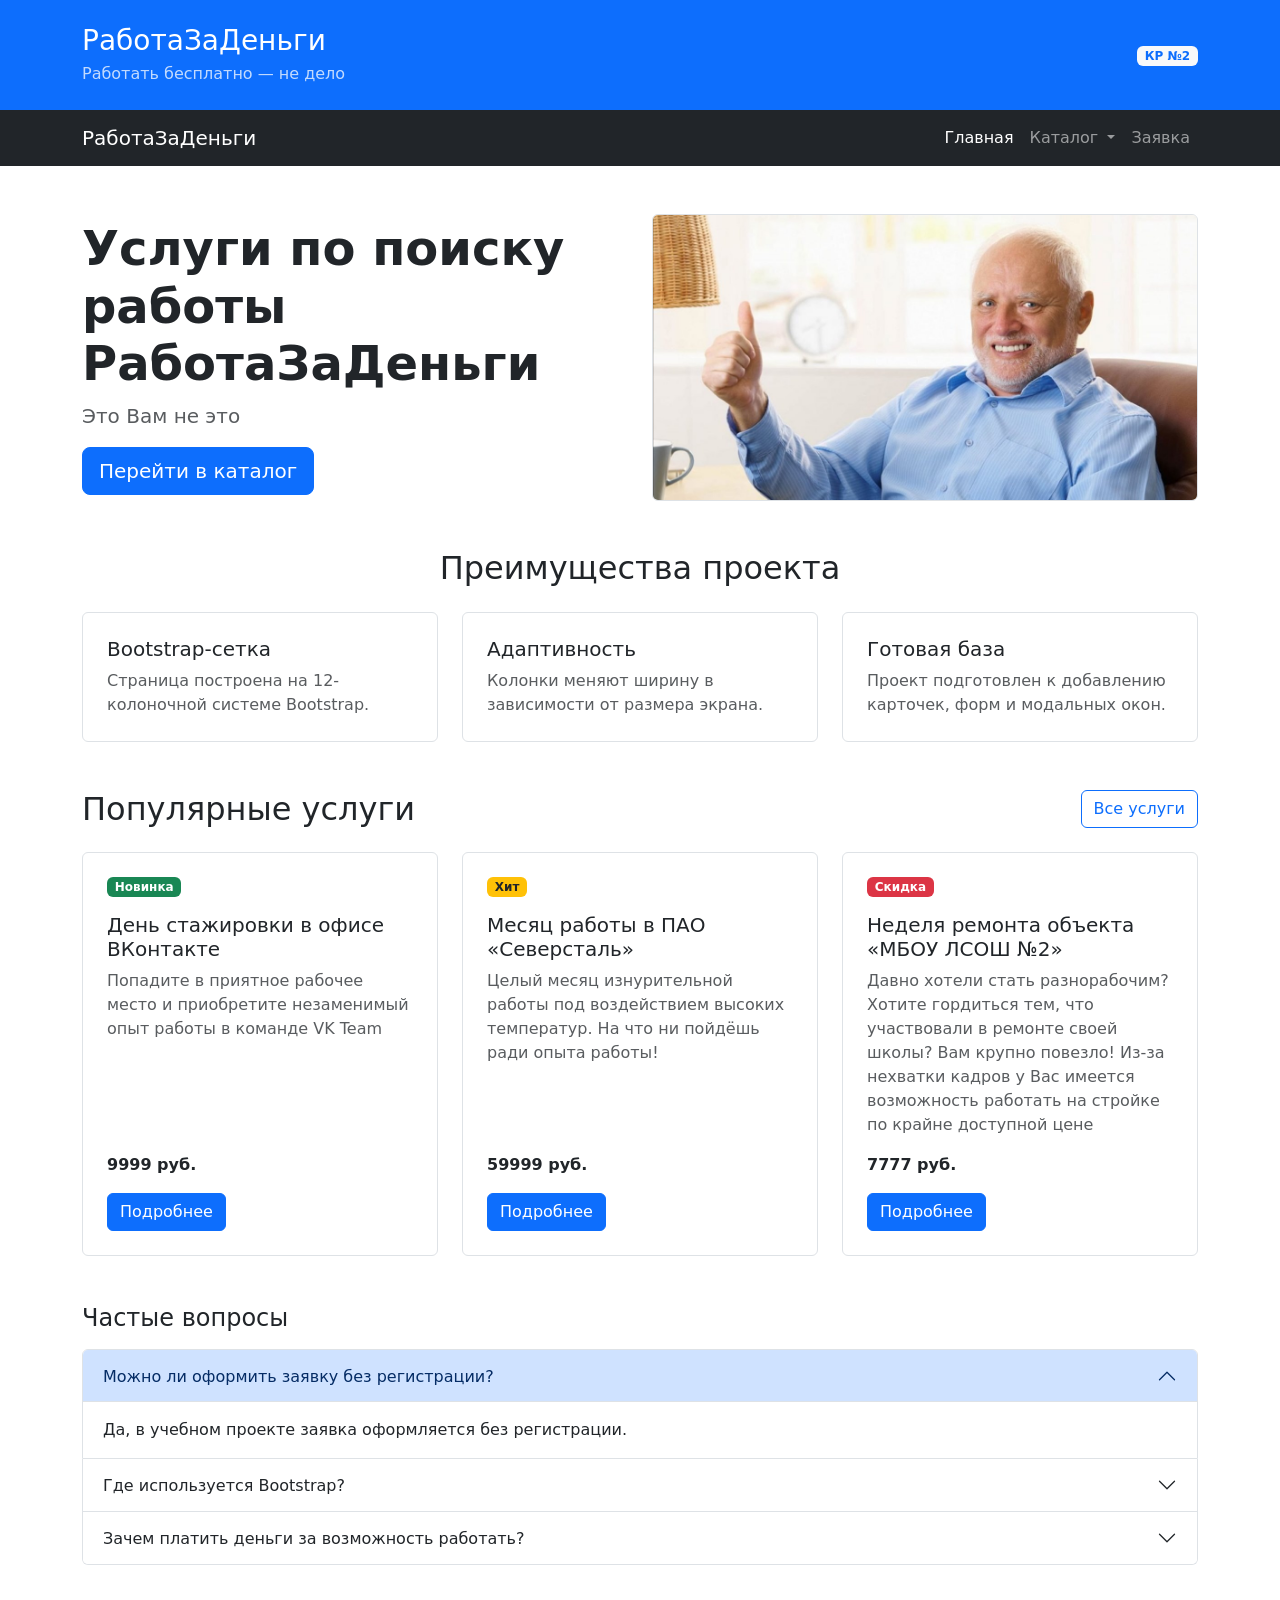
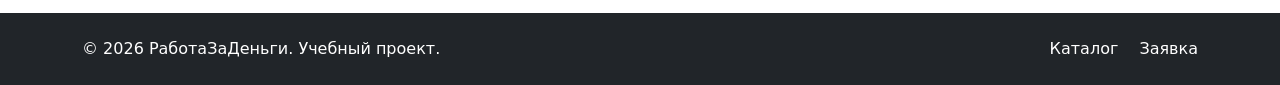
<file: index.html>
<!DOCTYPE html>
<html lang="ru">
<head>
  <meta charset="UTF-8">
  <meta name="viewport" content="width=device-width, initial-scale=1.0">
  <link
  href="vendor/bootstrap/css/bootstrap.min.css"
  rel="stylesheet">
  <link rel="stylesheet" href="css/custom.css">
  <title>Главная — РаботаЗаДеньги</title>
</head>
<body>
  <header class="bg-primary text-white py-4">
    <div class="container">
      <div class="row align-items-center">
        <div class="col-12 col-md-8">
          <h1 class="h3 mb-1">РаботаЗаДеньги</h1>
          <p class="mb-0 opacity-75">
            Работать бесплатно — не дело
          </p>
        </div>

        <div class="col-12 col-md-4 text-md-end mt-3 mt-md-0">
          <span class="badge bg-light text-primary">
             КР №2
          </span>
        </div>
      </div>
    </div>
  </header>

  <nav class="navbar navbar-expand-lg navbar-dark bg-dark">
    <div class="container">
      <a class="navbar-brand" href="index.html">РаботаЗаДеньги</a>

      <button
        class="navbar-toggler"
        type="button"
        data-bs-toggle="collapse"
        data-bs-target="#mainNavbar"
        aria-controls="mainNavbar"
        aria-expanded="false"
        aria-label="Переключить навигацию"
      >
        <span class="navbar-toggler-icon"></span>
      </button>

      <div class="collapse navbar-collapse" id="mainNavbar">
        <ul class="navbar-nav ms-auto">
          <li class="nav-item">
            <a class="nav-link active" aria-current="page" href="index.html">Главная</a>
          </li>

          <li class="nav-item dropdown">
            <a class="nav-link dropdown-toggle" href="#" role="button"
              data-bs-toggle="dropdown" aria-expanded="false">
              Каталог
            </a>
            <ul class="dropdown-menu dropdown-menu-dark dropdown-menu-end">
              <li>
                <a class="dropdown-item" href="catalog.html">
                  Все товары
                </a>
              </li>
              <li><hr></li>
              <li><a class="dropdown-item" href="product.html">День в офисе ВКонтакте</a></li>
              <li><a class="dropdown-item" href="product-2.html">Месяц в «Северстали»</a></li>
              <li><a class="dropdown-item" href="product-3.html">Неделя ремонта в МБОУ ЛСОШ</a></li>
            </ul>
          </li>

          <li class="nav-item">
            <a class="nav-link" href="order.html">Заявка</a>
          </li>
        </ul>
      </div>
    </div>
  </nav>

  <main>
    <section class="container my-5">
      <div class="row align-items-center g-4">
        <div class="col-12 col-lg-6">
          <h2 class="display-5 fw-bold">
            Услуги по поиску работы РаботаЗаДеньги
          </h2>
          <p class="lead text-muted">
            Это Вам не это
          </p>
          <a class="btn btn-primary btn-lg" href="catalog.html">
            Перейти в каталог
          </a>
        </div>

        <div class="col-12 col-lg-6">
          <div class="p-0 bg-light border rounded text-center overflow-hidden">
            <img src="images/harold.jpeg" class="img-fluid w-100 h-100 object-fit-cover" alt="Мужчина с грустными глазами показывает палец вверх">
          </div>
        </div>
      </div>
    </section>

    <section class="container my-5">
      <h2 class="text-center mb-4">Преимущества проекта</h2>

      <div class="row g-4">
        <div class="col-12 col-md-4">
          <div class="p-4 border rounded h-100 bg-white">
            <h3 class="h5">Bootstrap-сетка</h3>
            <p class="mb-0 text-muted">
              Страница построена на 12-колоночной системе Bootstrap.
            </p>
          </div>
        </div>

        <div class="col-12 col-md-4">
          <div class="p-4 border rounded h-100 bg-white">
            <h3 class="h5">Адаптивность</h3>
            <p class="mb-0 text-muted">
              Колонки меняют ширину в зависимости от размера экрана.
            </p>
          </div>
        </div>

        <div class="col-12 col-md-4">
          <div class="p-4 border rounded h-100 bg-white">
            <h3 class="h5">Готовая база</h3>
            <p class="mb-0 text-muted">
              Проект подготовлен к добавлению карточек, форм и модальных окон.
            </p>
          </div>
        </div>
      </div>
    </section>

    <section class="container my-5">
      <div class="d-flex justify-content-between align-items-center mb-4">
        <h2 class="mb-0">Популярные услуги</h2>
        <a class="btn btn-outline-primary" href="catalog.html">
          Все услуги
        </a>
      </div>

      <div class="row g-4">
        <div class="col-12 col-md-6 col-lg-4">
          <div class="border rounded h-100 p-4 d-flex flex-column">
              <span class="badge bg-success mb-3 align-self-start">Новинка</span>
              <h3 class="h5">День стажировки в офисе ВКонтакте</h3>
              <p class="text-muted">
                Попадите в приятное рабочее место и приобретите незаменимый опыт работы в команде VK Team
              </p>
              <div class="mt-auto">
                <p class="fw-bold mb-3">9999 руб.</p>
                <a class="btn btn-primary" href="product.html">
                  Подробнее
                </a>
              </div>
          </div>
        </div>

        <div class="col-12 col-md-6 col-lg-4">
          <div class="border rounded h-100 p-4 d-flex flex-column">
            <span class="badge bg-warning text-dark mb-3 align-self-start">Хит</span>
            <h3 class="h5">Месяц работы в ПАО «Северсталь»</h3>
            <p class="text-muted">
              Целый месяц изнурительной работы под воздействием высоких температур.
              На что ни пойдёшь ради опыта работы!
            </p>
            <div class="mt-auto">
              <p class="fw-bold mb-3">59999 руб.</p>
              <a class="btn btn-primary" href="product-2.html">
                Подробнее
              </a>
            </div>
          </div>
        </div>

        <div class="col-12 col-md-6 col-lg-4">
          <div class="border rounded h-100 p-4 d-flex flex-column">
            <span class="badge bg-danger mb-3 align-self-start">Скидка</span>
            <h3 class="h5">Неделя ремонта объекта «МБОУ ЛСОШ №2»</h3>
            <p class="text-muted">
              Давно хотели стать разнорабочим? Хотите гордиться тем, что участвовали в ремонте своей школы?
              Вам крупно повезло! Из-за нехватки кадров у Вас имеется возможность работать на стройке по
              крайне доступной цене
            </p>
            <div class="mt-auto">
              <p class="fw-bold mb-3">7777 руб.</p>
             <a class="btn btn-primary" href="product-3.html">
               Подробнее
             </a>
            </div>
          </div>
        </div>
      </div>
    </section>
  </main>

  <section class="container my-5">
    <h2 class="h4 mb-3">Частые вопросы</h2>

    <div class="accordion" id="faqAccordion">
      <div class="accordion-item">
        <h3 class="accordion-header">
          <button
            class="accordion-button"
            type="button"
            data-bs-toggle="collapse"
            data-bs-target="#faqOne"
            aria-expanded="true"
            aria-controls="faqOne"
          >
            Можно ли оформить заявку без регистрации?
          </button>
        </h3>
        <div
          id="faqOne"
          class="accordion-collapse collapse show"
          data-bs-parent="#faqAccordion"
        >
          <div class="accordion-body">
            Да, в учебном проекте заявка оформляется без регистрации.
          </div>
        </div>
      </div>

      <div class="accordion-item">
        <h3 class="accordion-header">
          <button
            class="accordion-button collapsed"
            type="button"
            data-bs-toggle="collapse"
            data-bs-target="#faqTwo"
            aria-expanded="false"
            aria-controls="faqTwo"
          >
            Где используется Bootstrap?
          </button>
        </h3>
        <div
          id="faqTwo"
          class="accordion-collapse collapse"
          data-bs-parent="#faqAccordion"
        >
          <div class="accordion-body">
            Bootstrap используется для сетки, карточек, форм, навигации, сообщений и модальных окон.
          </div>
        </div>
      </div>

      <div class="accordion-item">
        <h3 class="accordion-header">
          <button
            class="accordion-button collapsed"
            type="button"
            data-bs-toggle="collapse"
            data-bs-target="#faqThree"
            aria-expanded="false"
            aria-controls="faqThree"
          >
            Зачем платить деньги за возможность работать?
          </button>
        </h3>
        <div
          id="faqThree"
          class="accordion-collapse collapse"
          data-bs-parent="#faqAccordion"
        >
          <div class="accordion-body">
            В условиях безумно высокой конкуренции за рабочие места среди выпускников образовательных
            организаций, не имеющих опыта работы, крайне важно заполучить его как можно быстрее других.
            Ради этого мы предлагаем Вам нашу помощь! :)
          </div>
        </div>
      </div>
    </div>
  </section>

  <footer class="bg-dark text-white py-4 mt-5">
    <div class="container">
      <div class="row align-items-center g-3">
        <div class="col-12 col-md-6">
          <p class="mb-0">
            &copy; 2026 РаботаЗаДеньги. Учебный проект.
          </p>
        </div>

        <div class="col-12 col-md-6 text-md-end">
          <a class="text-white text-decoration-none me-3" href="catalog.html">
            Каталог
          </a>
          <a class="text-white text-decoration-none" href="order.html">
            Заявка
          </a>
        </div>
      </div>
    </div>
  </footer>
  <script
    src="vendor/bootstrap/js/bootstrap.bundle.min.js">
  </script>
</body>
</html>
</file>
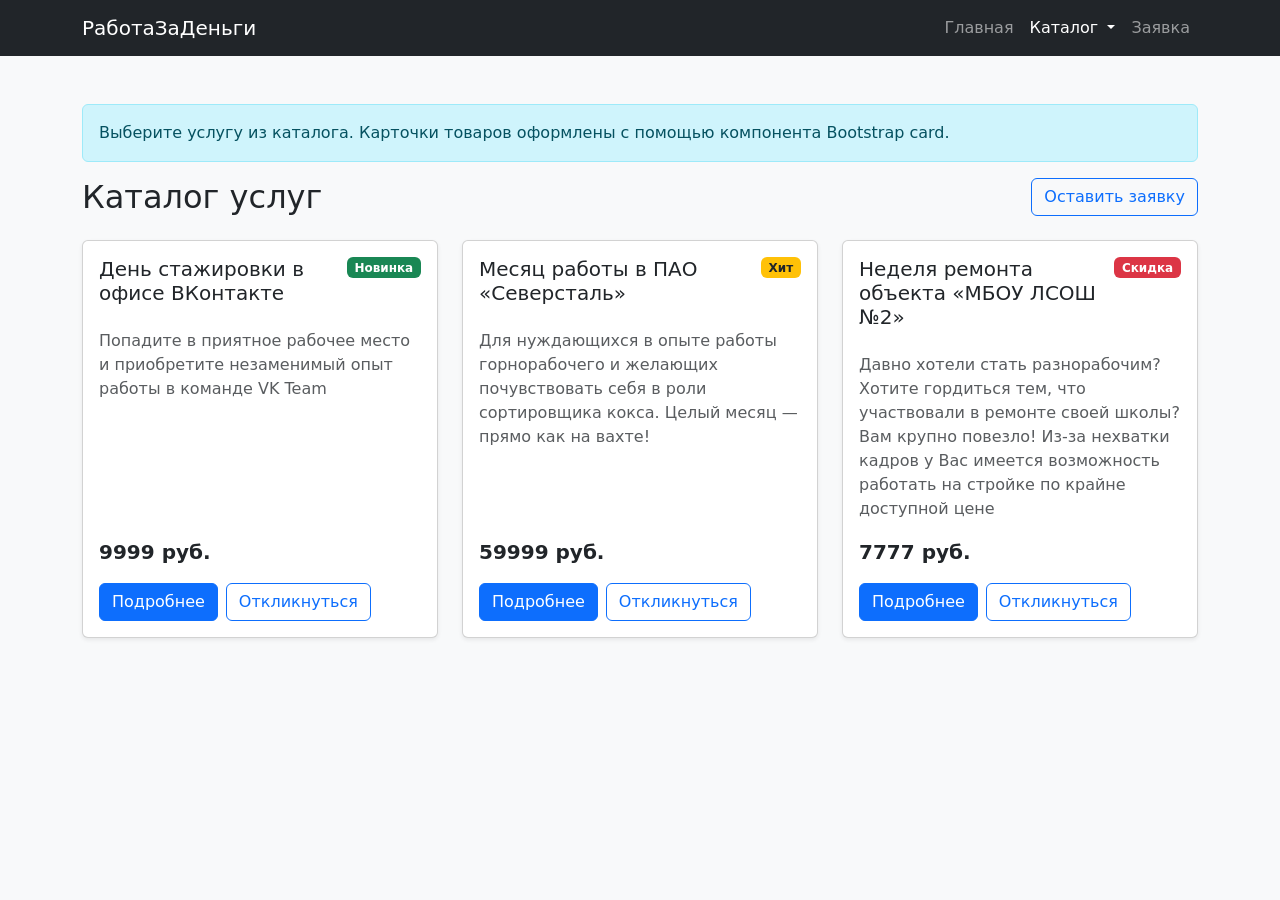
<file: catalog.html>
<!DOCTYPE html>
<html lang="ru">
<head>
  <meta charset="UTF-8">
  <meta name="viewport" content="width=device-width, initial-scale=1.0">
  <title>Каталог — РаботаЗаДеньги</title>
  <link
    href="vendor/bootstrap/css/bootstrap.min.css"
    rel="stylesheet">
  <link rel="stylesheet" href="css/custom.css">
</head>
<body class="bg-light">
  <nav class="navbar navbar-expand-lg navbar-dark bg-dark">
    <div class="container">
      <a class="navbar-brand" href="index.html">РаботаЗаДеньги</a>

      <button
        class="navbar-toggler"
        type="button"
        data-bs-toggle="collapse"
        data-bs-target="#mainNavbar"
        aria-controls="mainNavbar"
        aria-expanded="false"
        aria-label="Переключить навигацию"
      >
        <span class="navbar-toggler-icon"></span>
      </button>

      <div class="collapse navbar-collapse" id="mainNavbar">
        <ul class="navbar-nav ms-auto">
          <li class="nav-item">
            <a class="nav-link" href="index.html">Главная</a>
          </li>

          <li class="nav-item dropdown">
            <a class="nav-link dropdown-toggle active" href="#" role="button"
              data-bs-toggle="dropdown" aria-expanded="false">
              Каталог
            </a>
            <ul class="dropdown-menu dropdown-menu-dark dropdown-menu-end">
              <li>
                <a class="dropdown-item active" aria-current="page" href="catalog.html">
                  Все товары
                </a>
              </li>
              <li><hr></li>
              <li><a class="dropdown-item" href="product.html">День в офисе ВКонтакте</a></li>
              <li><a class="dropdown-item" href="product-2.html">Месяц в «Северстали»</a></li>
              <li><a class="dropdown-item" href="product-3.html">Неделя ремонта в МБОУ ЛСОШ</a></li>
            </ul>
          </li>

          <li class="nav-item">
            <a class="nav-link" href="order.html">Заявка</a>
          </li>
        </ul>
      </div>
    </div>
  </nav>

  <main class="container my-5">
    <div class="alert alert-info" role="alert">
      Выберите услугу из каталога. Карточки товаров оформлены с помощью компонента Bootstrap card.
    </div>

    <div class="d-flex justify-content-between align-items-center mb-4">
      <h1 class="h2 mb-0">Каталог услуг</h1>
      <a class="btn btn-outline-primary" href="order.html">
        Оставить заявку
      </a>
    </div>

    <div class="row g-4">
      
      <div class="col-12 col-md-6 col-lg-4">
        <div class="card h-100 shadow-sm">
          <div class="card-body d-flex flex-column">
            <div class="d-flex justify-content-between align-items-start mb-3">
              <h2 class="card-title h5">День стажировки в офисе ВКонтакте</h2>
              <span class="badge bg-success">Новинка</span>
            </div>

            <p class="card-text text-muted">
              Попадите в приятное рабочее место и приобретите незаменимый опыт работы в команде VK Team
            </p>

            <p class="fw-bold fs-5 mt-auto">9999 руб.</p>

            <div class="d-flex gap-2">
              <a class="btn btn-primary" href="product.html">Подробнее</a>
              <button
                class="btn btn-outline-primary"
                type="button"
                data-bs-toggle="modal"
                data-bs-target="#orderModal"
              >
                Откликнуться
              </button>
            </div>
          </div>
        </div>
      </div>

      <div class="col-12 col-md-6 col-lg-4">
        <div class="card h-100 shadow-sm">
          <div class="card-body d-flex flex-column">
            <div class="d-flex justify-content-between align-items-start mb-3">
              <h2 class="card-title h5">Месяц работы в ПАО «Северсталь»</h2>
              <span class="badge bg-warning text-dark">Хит</span>
            </div>

            <p class="card-text text-muted">
              Для нуждающихся в опыте работы горнорабочего и желающих почувствовать себя в роли сортировщика кокса.
              Целый месяц — прямо как на вахте!
            </p>

            <p class="fw-bold fs-5 mt-auto">59999 руб.</p>

            <div class="d-flex gap-2">
              <a class="btn btn-primary" href="product-2.html">Подробнее</a>
              <button
                class="btn btn-outline-primary"
                type="button"
                data-bs-toggle="modal"
                data-bs-target="#orderModal"
              >
                Откликнуться
              </button>
            </div>
          </div>
        </div>
      </div>

      <div class="col-12 col-md-6 col-lg-4">
        <div class="card h-100 shadow-sm">
          <div class="card-body d-flex flex-column">
            <div class="d-flex justify-content-between align-items-start mb-3">
              <h2 class="card-title h5">Неделя ремонта объекта «МБОУ ЛСОШ №2»</h2>
              <span class="badge bg-danger">Скидка</span>
            </div>

            <p class="card-text text-muted">
              Давно хотели стать разнорабочим? Хотите гордиться тем, что участвовали в ремонте своей школы?
              Вам крупно повезло! Из-за нехватки кадров у Вас имеется возможность работать на стройке по
              крайне доступной цене
            </p>

            <p class="fw-bold fs-5 mt-auto">7777 руб.</p>

            <div class="d-flex gap-2">
              <a class="btn btn-primary" href="product-3.html">Подробнее</a>
              <button
                class="btn btn-outline-primary"
                type="button"
                data-bs-toggle="modal"
                data-bs-target="#orderModal"
              >
                Откликнуться
              </button>
            </div>
          </div>
        </div>
      </div>

    </div>
  </main>

  <div
    class="modal fade"
    id="orderModal"
    tabindex="-1"
    aria-labelledby="orderModalLabel"
    aria-hidden="true">

    <div class="modal-dialog">
      <div class="modal-content">
        <div class="modal-header">
          <h2 class="modal-title h5" id="orderModalLabel">
            Быстрая заявка
          </h2>
          <button
            type="button"
            class="btn-close"
            data-bs-dismiss="modal"
            aria-label="Закрыть"
          ></button>
        </div>

        <div class="modal-body">
          <p class="text-muted">
            Оставьте контактные данные, и менеджер свяжется с вами.
          </p>

          <form id="quickOrderForm">
            <div class="mb-3">
              <label for="modal-name" class="form-label">Имя</label>
              <input id="modal-name" type="text" class="form-control" required>
            </div>

            <div class="mb-3">
              <label for="modal-phone" class="form-label">Телефон</label>
              <input id="modal-phone" type="tel" class="form-control" required>
            </div>

            <div class="form-check mb-3">
              <input id="modal-agree" class="form-check-input" type="checkbox" required>
              <label class="form-check-label" for="modal-agree">
                Согласен на обработку данных
              </label>
            </div>
          </form>
        </div>

        <div class="modal-footer">
          <button type="button" class="btn btn-secondary" data-bs-dismiss="modal">
            Закрыть
          </button>
          <button type="submit" form="quickOrderForm" class="btn btn-primary">
            Отправить
          </button>
        </div>
      </div>
    </div>
  </div>

  <script
    src="vendor/bootstrap/js/bootstrap.bundle.min.js">
  </script>
</body>
</html>
</file>
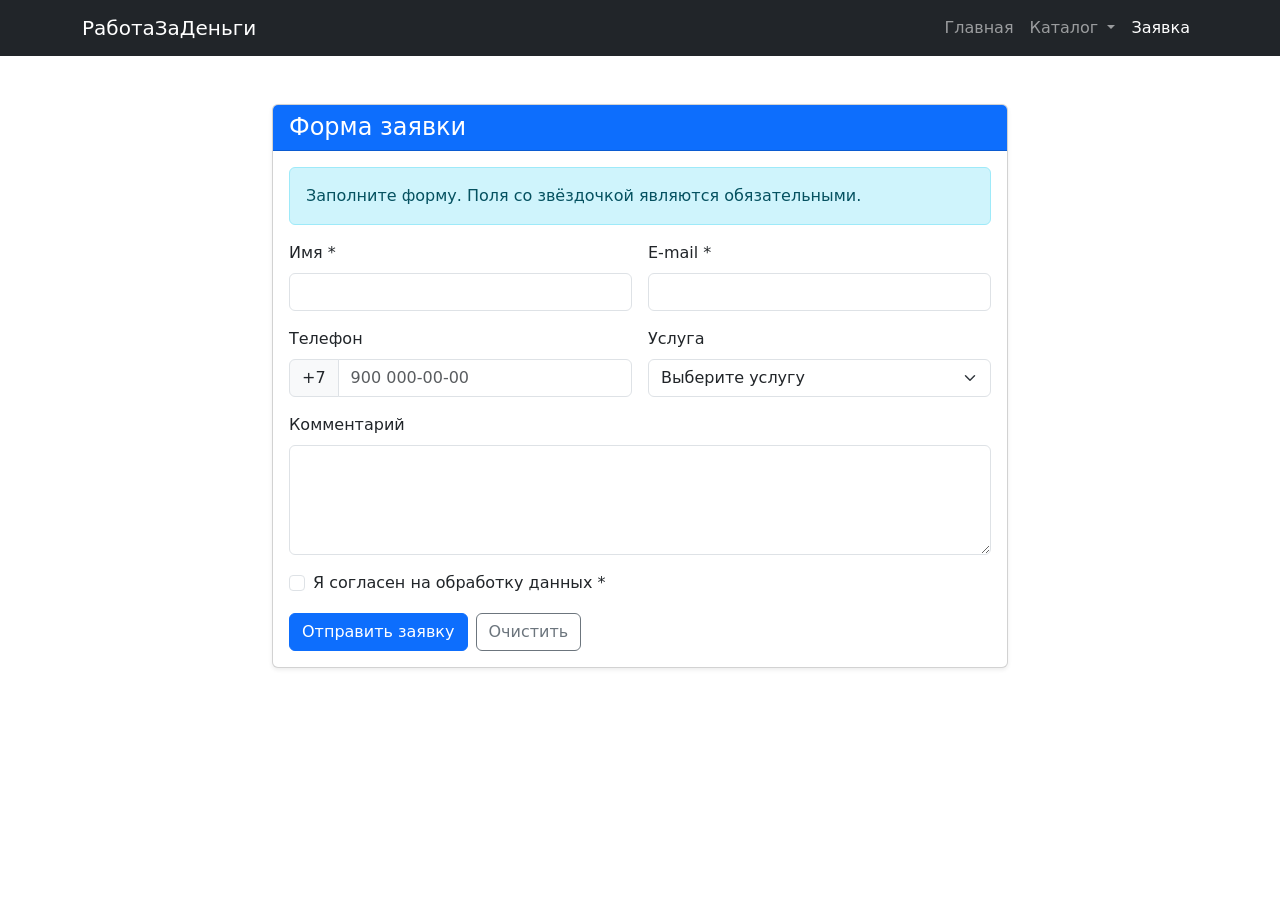
<file: order.html>
<!DOCTYPE html>
<html lang="ru">
<head>
  <meta charset="UTF-8">
  <meta name="viewport" content="width=device-width, initial-scale=1.0">
  <link
  href="vendor/bootstrap/css/bootstrap.min.css"
  rel="stylesheet">
  <link rel="stylesheet" href="css/custom.css">
  <title>Заявка — РаботаЗаДеньги</title>
</head>
<body>
  <nav class="navbar navbar-expand-lg navbar-dark bg-dark">
    <div class="container">
      <a class="navbar-brand" href="index.html">РаботаЗаДеньги</a>

      <button
        class="navbar-toggler"
        type="button"
        data-bs-toggle="collapse"
        data-bs-target="#mainNavbar"
        aria-controls="mainNavbar"
        aria-expanded="false"
        aria-label="Переключить навигацию"
      >
        <span class="navbar-toggler-icon"></span>
      </button>

      <div class="collapse navbar-collapse" id="mainNavbar">
        <ul class="navbar-nav ms-auto">
          <li class="nav-item">
            <a class="nav-link" href="index.html">Главная</a>
          </li>

          <li class="nav-item dropdown">
            <a class="nav-link dropdown-toggle" href="#" role="button"
              data-bs-toggle="dropdown" aria-expanded="false">
              Каталог
            </a>
            <ul class="dropdown-menu dropdown-menu-dark dropdown-menu-end">
              <li>
                <a class="dropdown-item" href="catalog.html">
                  Все товары
                </a>
              </li>
              <li><hr></li>
              <li><a class="dropdown-item" href="product.html">День в офисе ВКонтакте</a></li>
              <li><a class="dropdown-item" href="product-2.html">Месяц в «Северстали»</a></li>
              <li><a class="dropdown-item" href="product-3.html">Неделя ремонта в МБОУ ЛСОШ</a></li>
            </ul>
          </li>

          <li class="nav-item">
            <a class="nav-link active" aria-current="page" href="order.html">Заявка</a>
          </li>
        </ul>
      </div>
    </div>
  </nav>

  <main class="container my-5">
    <div class="row justify-content-center">
      <div class="col-12 col-lg-8">
        <div class="card shadow-sm">
          <div class="card-header bg-primary text-white">
            <h1 class="h4 mb-0">Форма заявки</h1>
          </div>

          <div class="card-body">
            <div class="alert alert-info" role="alert">
              Заполните форму. Поля со звёздочкой являются обязательными.
            </div>

            <form>
              <div class="row g-3">
                <div class="col-12 col-md-6">
                  <label for="order-name" class="form-label">Имя *</label>
                  <input id="order-name" name="name" type="text" class="form-control" required>
                </div>

                <div class="col-12 col-md-6">
                  <label for="order-email" class="form-label">E-mail *</label>
                  <input id="order-email" name="email" type="email" class="form-control" required>
                </div>

                <div class="col-12 col-md-6">
                  <label for="order-phone" class="form-label">Телефон</label>
                  <div class="input-group">
                    <span class="input-group-text">+7</span>
                    <input id="order-phone" name="phone" type="tel" class="form-control" placeholder="900 000-00-00">
                  </div>
                </div>

                <div class="col-12 col-md-6">
                  <label for="order-product" class="form-label">Услуга</label>
                  <select id="order-product" name="product" class="form-select">
                    <option selected>Выберите услугу</option>
                    <option value="product-1">ВКонтакте</option>
                    <option value="product-2">«Северсталь»</option>
                    <option value="product-3">МБОУ ЛСОШ №2</option>
                  </select>
                </div>

                <div class="col-12">
                  <label for="order-comment" class="form-label">Комментарий</label>
                  <textarea id="order-comment" name="comment" class="form-control" rows="4"></textarea>
                </div>

                <div class="col-12">
                  <div class="form-check">
                    <input id="order-agree" class="form-check-input" type="checkbox" required>
                    <label class="form-check-label" for="order-agree">
                      Я согласен на обработку данных *
                    </label>
                  </div>
                </div>

                <div class="col-12 d-flex gap-2">
                  <button class="btn btn-primary" type="submit">
                    Отправить заявку
                  </button>
                  <button class="btn btn-outline-secondary" type="reset">
                    Очистить
                  </button>
                </div>
              </div>
            </form>
          </div>
        </div>
      </div>
    </div>
  </main>

  <script
    src="vendor/bootstrap/js/bootstrap.bundle.min.js">
  </script>
</body>
</html>
</file>
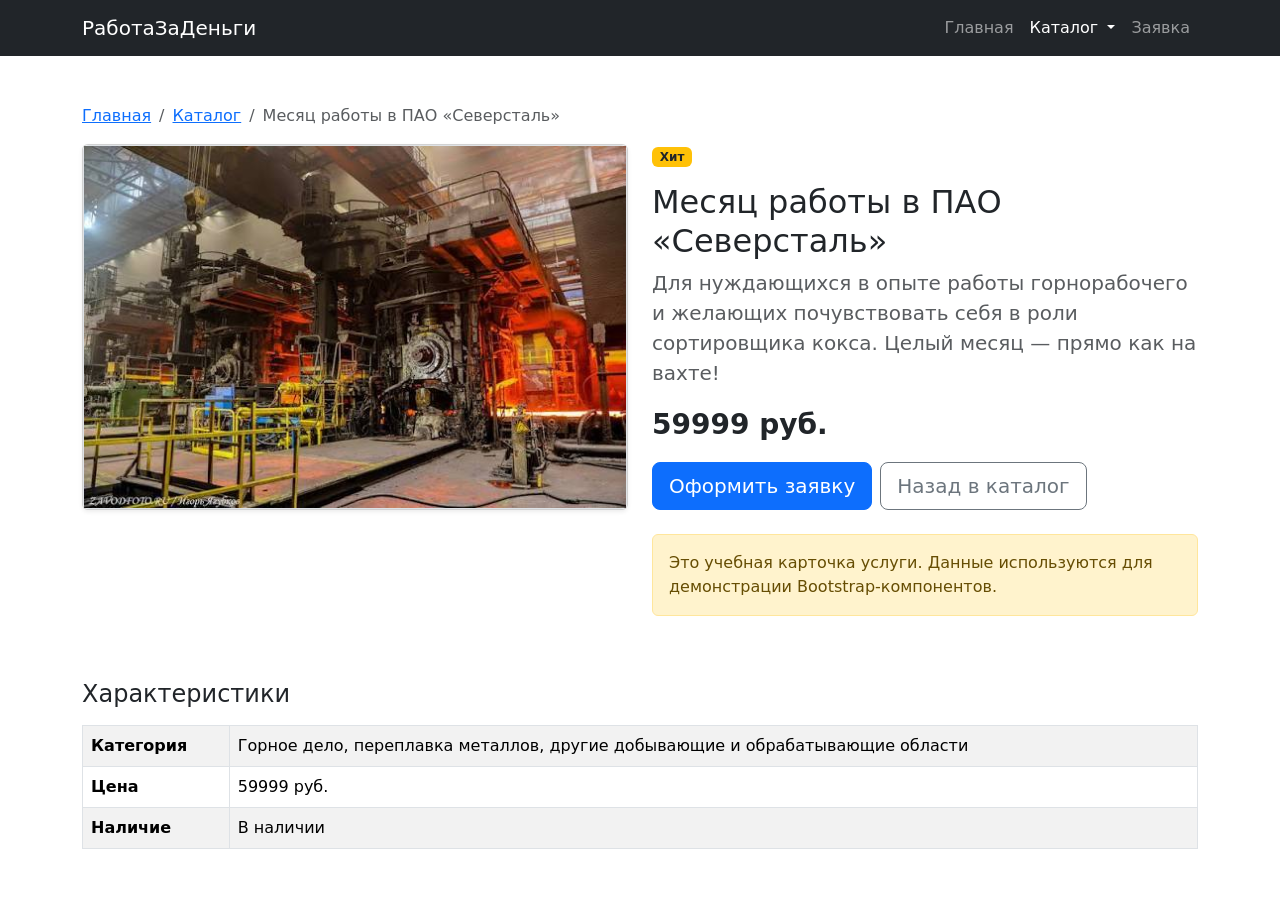
<file: product-2.html>
<!DOCTYPE html>
<html lang="ru">
<head>
  <meta charset="UTF-8">
  <meta name="viewport" content="width=device-width, initial-scale=1.0">
  <link
  href="vendor/bootstrap/css/bootstrap.min.css"
  rel="stylesheet">
  <link rel="stylesheet" href="css/custom.css">
  <title>Услуга — РаботаЗаДеньги</title>
</head>
<body>
  <nav class="navbar navbar-expand-lg navbar-dark bg-dark">
    <div class="container">
      <a class="navbar-brand" href="index.html">РаботаЗаДеньги</a>

      <button
        class="navbar-toggler"
        type="button"
        data-bs-toggle="collapse"
        data-bs-target="#mainNavbar"
        aria-controls="mainNavbar"
        aria-expanded="false"
        aria-label="Переключить навигацию"
      >
        <span class="navbar-toggler-icon"></span>
      </button>

      <div class="collapse navbar-collapse" id="mainNavbar">
        <ul class="navbar-nav ms-auto">
          <li class="nav-item">
            <a class="nav-link" href="index.html">Главная</a>
          </li>

          <li class="nav-item dropdown">
            <a class="nav-link dropdown-toggle active" href="#" role="button"
              data-bs-toggle="dropdown" aria-expanded="false">
              Каталог
            </a>
            <ul class="dropdown-menu dropdown-menu-dark dropdown-menu-end">
              <li>
                <a class="dropdown-item" href="catalog.html">
                  Все товары
                </a>
              </li>
              <li><hr></li>
              <li><a class="dropdown-item" href="product.html">День в офисе ВКонтакте</a></li>
              <li><a class="dropdown-item active" aria-current="page" href="product-2.html">Месяц в «Северстали»</a></li>
              <li><a class="dropdown-item" href="product-3.html">Неделя ремонта в МБОУ ЛСОШ</a></li>
            </ul>
          </li>

          <li class="nav-item">
            <a class="nav-link" href="order.html">Заявка</a>
          </li>
        </ul>
      </div>
    </div>
  </nav>

  <main class="container my-5">
    <nav aria-label="breadcrumb">
      <ol class="breadcrumb">
        <li class="breadcrumb-item"><a href="index.html">Главная</a></li>
        <li class="breadcrumb-item"><a href="catalog.html">Каталог</a></li>
        <li class="breadcrumb-item active" aria-current="page">Месяц работы в ПАО «Северсталь»</li>
      </ol>
    </nav>

    <div class="row g-4">
      <div class="col-12 col-lg-6">
        <div class="card shadow-sm">
          <div class="bg-light border rounded d-flex align-items-center justify-content-center">
            <img src="images/severstal.jpeg" class="img-fluid w-100 h-100 object-fit-cover" alt="Рабочее место внутри Северстали">
          </div>
        </div>
      </div>

      <div class="col-12 col-lg-6">
        <span class="badge bg-warning text-dark mb-3">Хит</span>
        <h1 class="h2">Месяц работы в ПАО «Северсталь»</h1>
        <p class="lead text-muted">
          Для нуждающихся в опыте работы горнорабочего и желающих почувствовать себя в роли сортировщика кокса.
          Целый месяц — прямо как на вахте!
        </p>
        <p class="fs-3 fw-bold">59999 руб.</p>

        <div class="d-flex gap-2 mb-4">
          <a class="btn btn-primary btn-lg" href="order.html">
            Оформить заявку
          </a>
          <a class="btn btn-outline-secondary btn-lg" href="catalog.html">
            Назад в каталог
          </a>
        </div>

        <div class="alert alert-warning" role="alert">
          Это учебная карточка услуги. Данные используются для демонстрации Bootstrap-компонентов.
        </div>
      </div>
    </div>

    <section class="mt-5">
      <h2 class="h4 mb-3">Характеристики</h2>

      <div class="table-responsive">
        <table class="table table-striped table-bordered align-middle">
          <tbody>
            <tr>
              <th scope="row">Категория</th>
              <td>Горное дело, переплавка металлов, другие добывающие и обрабатывающие области</td>
            </tr>
            <tr>
              <th scope="row">Цена</th>
              <td>59999 руб.</td>
            </tr>
            <tr>
              <th scope="row">Наличие</th>
              <td>В наличии</td>
            </tr>
          </tbody>
        </table>
      </div>
    </section>
  </main>

  <script
    src="vendor/bootstrap/js/bootstrap.bundle.min.js">
  </script>
</body>
</html>
</file>
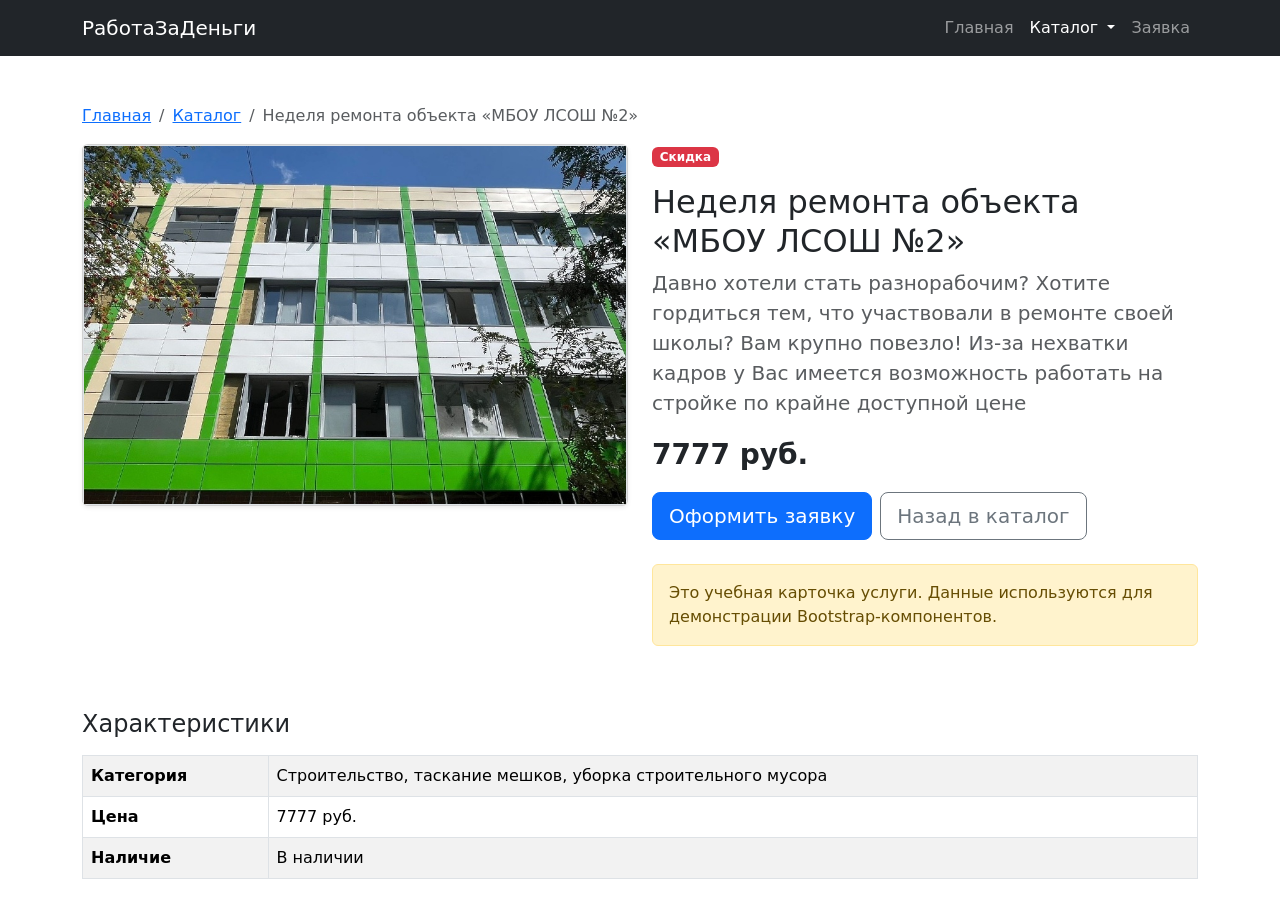
<file: product-3.html>
<!DOCTYPE html>
<html lang="ru">
<head>
  <meta charset="UTF-8">
  <meta name="viewport" content="width=device-width, initial-scale=1.0">
  <link
  href="vendor/bootstrap/css/bootstrap.min.css"
  rel="stylesheet">
  <link rel="stylesheet" href="css/custom.css">
  <title>Услуга — РаботаЗаДеньги</title>
</head>
<body>
  <nav class="navbar navbar-expand-lg navbar-dark bg-dark">
    <div class="container">
      <a class="navbar-brand" href="index.html">РаботаЗаДеньги</a>

      <button
        class="navbar-toggler"
        type="button"
        data-bs-toggle="collapse"
        data-bs-target="#mainNavbar"
        aria-controls="mainNavbar"
        aria-expanded="false"
        aria-label="Переключить навигацию"
      >
        <span class="navbar-toggler-icon"></span>
      </button>

      <div class="collapse navbar-collapse" id="mainNavbar">
        <ul class="navbar-nav ms-auto">
          <li class="nav-item">
            <a class="nav-link" href="index.html">Главная</a>
          </li>

          <li class="nav-item dropdown">
            <a class="nav-link dropdown-toggle active" href="#" role="button"
              data-bs-toggle="dropdown" aria-expanded="false">
              Каталог
            </a>
            <ul class="dropdown-menu dropdown-menu-dark dropdown-menu-end">
              <li>
                <a class="dropdown-item" href="catalog.html">
                  Все товары
                </a>
              </li>
              <li><hr></li>
              <li><a class="dropdown-item" href="product.html">День в офисе ВКонтакте</a></li>
              <li><a class="dropdown-item" href="product-2.html">Месяц в «Северстали»</a></li>
              <li><a class="dropdown-item active" aria-current="page" href="product-3.html">Неделя ремонта в МБОУ ЛСОШ</a></li>
            </ul>
          </li>

          <li class="nav-item">
            <a class="nav-link" href="order.html">Заявка</a>
          </li>
        </ul>
      </div>
    </div>
  </nav>

  <main class="container my-5">
    <nav aria-label="breadcrumb">
      <ol class="breadcrumb">
        <li class="breadcrumb-item"><a href="index.html">Главная</a></li>
        <li class="breadcrumb-item"><a href="catalog.html">Каталог</a></li>
        <li class="breadcrumb-item active" aria-current="page">Неделя ремонта объекта «МБОУ ЛСОШ №2»</li>
      </ol>
    </nav>

    <div class="row g-4">
      <div class="col-12 col-lg-6">
        <div class="card shadow-sm">
          <div class="bg-light border rounded d-flex align-items-center justify-content-center">
            <img src="images/shkololo.jpeg" class="img-fluid w-100 h-100 object-fit-cover" alt="Рабочее место внутри Северстали">
          </div>
        </div>
      </div>

      <div class="col-12 col-lg-6">
        <span class="badge bg-danger mb-3">Скидка</span>
        <h1 class="h2">Неделя ремонта объекта «МБОУ ЛСОШ №2»</h1>
        <p class="lead text-muted">
          Давно хотели стать разнорабочим? Хотите гордиться тем, что участвовали в ремонте своей школы?
          Вам крупно повезло! Из-за нехватки кадров у Вас имеется возможность работать на стройке по
          крайне доступной цене
        </p>
        <p class="fs-3 fw-bold">7777 руб.</p>

        <div class="d-flex gap-2 mb-4">
          <a class="btn btn-primary btn-lg" href="order.html">
            Оформить заявку
          </a>
          <a class="btn btn-outline-secondary btn-lg" href="catalog.html">
            Назад в каталог
          </a>
        </div>

        <div class="alert alert-warning" role="alert">
          Это учебная карточка услуги. Данные используются для демонстрации Bootstrap-компонентов.
        </div>
      </div>
    </div>

    <section class="mt-5">
      <h2 class="h4 mb-3">Характеристики</h2>

      <div class="table-responsive">
        <table class="table table-striped table-bordered align-middle">
          <tbody>
            <tr>
              <th scope="row">Категория</th>
              <td>Строительство, таскание мешков, уборка строительного мусора</td>
            </tr>
            <tr>
              <th scope="row">Цена</th>
              <td>7777 руб.</td>
            </tr>
            <tr>
              <th scope="row">Наличие</th>
              <td>В наличии</td>
            </tr>
          </tbody>
        </table>
      </div>
    </section>
  </main>

  <script
    src="vendor/bootstrap/js/bootstrap.bundle.min.js">
  </script>
</body>
</html>
</file>
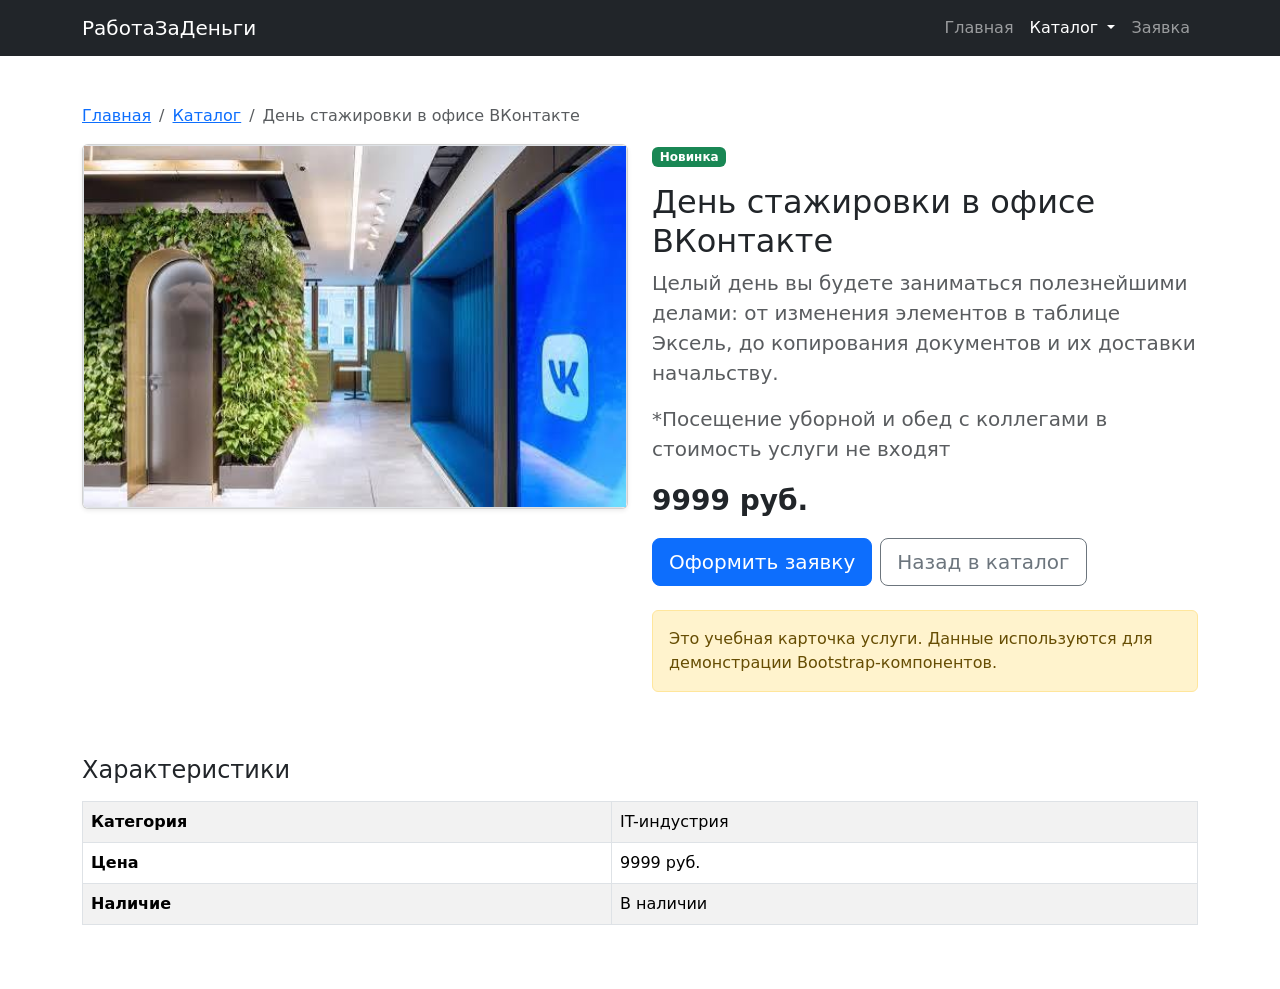
<file: product.html>
<!DOCTYPE html>
<html lang="ru">
<head>
  <meta charset="UTF-8">
  <meta name="viewport" content="width=device-width, initial-scale=1.0">
  <link
  href="vendor/bootstrap/css/bootstrap.min.css"
  rel="stylesheet">
  <link rel="stylesheet" href="css/custom.css">
  <title>Услуга — РаботаЗаДеньги</title>
</head>
<body>
  <nav class="navbar navbar-expand-lg navbar-dark bg-dark">
    <div class="container">
      <a class="navbar-brand" href="index.html">РаботаЗаДеньги</a>

      <button
        class="navbar-toggler"
        type="button"
        data-bs-toggle="collapse"
        data-bs-target="#mainNavbar"
        aria-controls="mainNavbar"
        aria-expanded="false"
        aria-label="Переключить навигацию"
      >
        <span class="navbar-toggler-icon"></span>
      </button>

      <div class="collapse navbar-collapse" id="mainNavbar">
        <ul class="navbar-nav ms-auto">
          <li class="nav-item">
            <a class="nav-link" href="index.html">Главная</a>
          </li>

          <li class="nav-item dropdown">
            <a class="nav-link dropdown-toggle active" href="#" role="button"
              data-bs-toggle="dropdown" aria-expanded="false">
              Каталог
            </a>
            <ul class="dropdown-menu dropdown-menu-dark dropdown-menu-end">
              <li>
                <a class="dropdown-item" href="catalog.html">
                  Все товары
                </a>
              </li>
              <li><hr></li>
              <li><a class="dropdown-item active" aria-current="page" href="product.html">День в офисе ВКонтакте</a></li>
              <li><a class="dropdown-item" href="product-2.html">Месяц в «Северстали»</a></li>
              <li><a class="dropdown-item" href="product-3.html">Неделя ремонта в МБОУ ЛСОШ</a></li>
            </ul>
          </li>

          <li class="nav-item">
            <a class="nav-link" href="order.html">Заявка</a>
          </li>
        </ul>
      </div>
    </div>
  </nav>

  <main class="container my-5">
    <nav aria-label="breadcrumb">
      <ol class="breadcrumb">
        <li class="breadcrumb-item"><a href="index.html">Главная</a></li>
        <li class="breadcrumb-item"><a href="catalog.html">Каталог</a></li>
        <li class="breadcrumb-item active" aria-current="page">День стажировки в офисе ВКонтакте</li>
      </ol>
    </nav>

    <div class="row g-4">
      <div class="col-12 col-lg-6">
        <div class="card shadow-sm">
          <div class="bg-light border rounded d-flex align-items-center justify-content-center">
            <img src="images/VK.jpeg" class="img-fluid w-100 h-100 object-fit-cover" alt="Офис ВКонтакте">
          </div>
        </div>
      </div>

      <div class="col-12 col-lg-6">
        <span class="badge bg-success mb-3">Новинка</span>
        <h1 class="h2">День стажировки в офисе ВКонтакте</h1>
        <p class="lead text-muted">
          Целый день вы будете заниматься полезнейшими делами: от изменения элементов в таблице
          Эксель, до копирования документов и их доставки начальству.
        </p>
        <p class="lead text-muted">*Посещение уборной и обед с коллегами в стоимость услуги не входят</p>
        <p class="fs-3 fw-bold">9999 руб.</p>

        <div class="d-flex gap-2 mb-4">
          <a class="btn btn-primary btn-lg" href="order.html">
            Оформить заявку
          </a>
          <a class="btn btn-outline-secondary btn-lg" href="catalog.html">
            Назад в каталог
          </a>
        </div>

        <div class="alert alert-warning" role="alert">
          Это учебная карточка услуги. Данные используются для демонстрации Bootstrap-компонентов.
        </div>
      </div>
    </div>

    <section class="mt-5">
      <h2 class="h4 mb-3">Характеристики</h2>

      <div class="table-responsive">
        <table class="table table-striped table-bordered align-middle">
          <tbody>
            <tr>
              <th scope="row">Категория</th>
              <td>IT-индустрия</td>
            </tr>
            <tr>
              <th scope="row">Цена</th>
              <td>9999 руб.</td>
            </tr>
            <tr>
              <th scope="row">Наличие</th>
              <td>В наличии</td>
            </tr>
          </tbody>
        </table>
      </div>
    </section>
  </main>

  <script
    src="vendor/bootstrap/js/bootstrap.bundle.min.js">
  </script>
</body>
</html>
</file>
<file: css/custom.css>
body {
  min-height: 100vh;
}

.placeholder-box {
  min-height: 240px;
}

.card-img-top {
  height: 180px;
  object-fit: cover;
}
</file>
